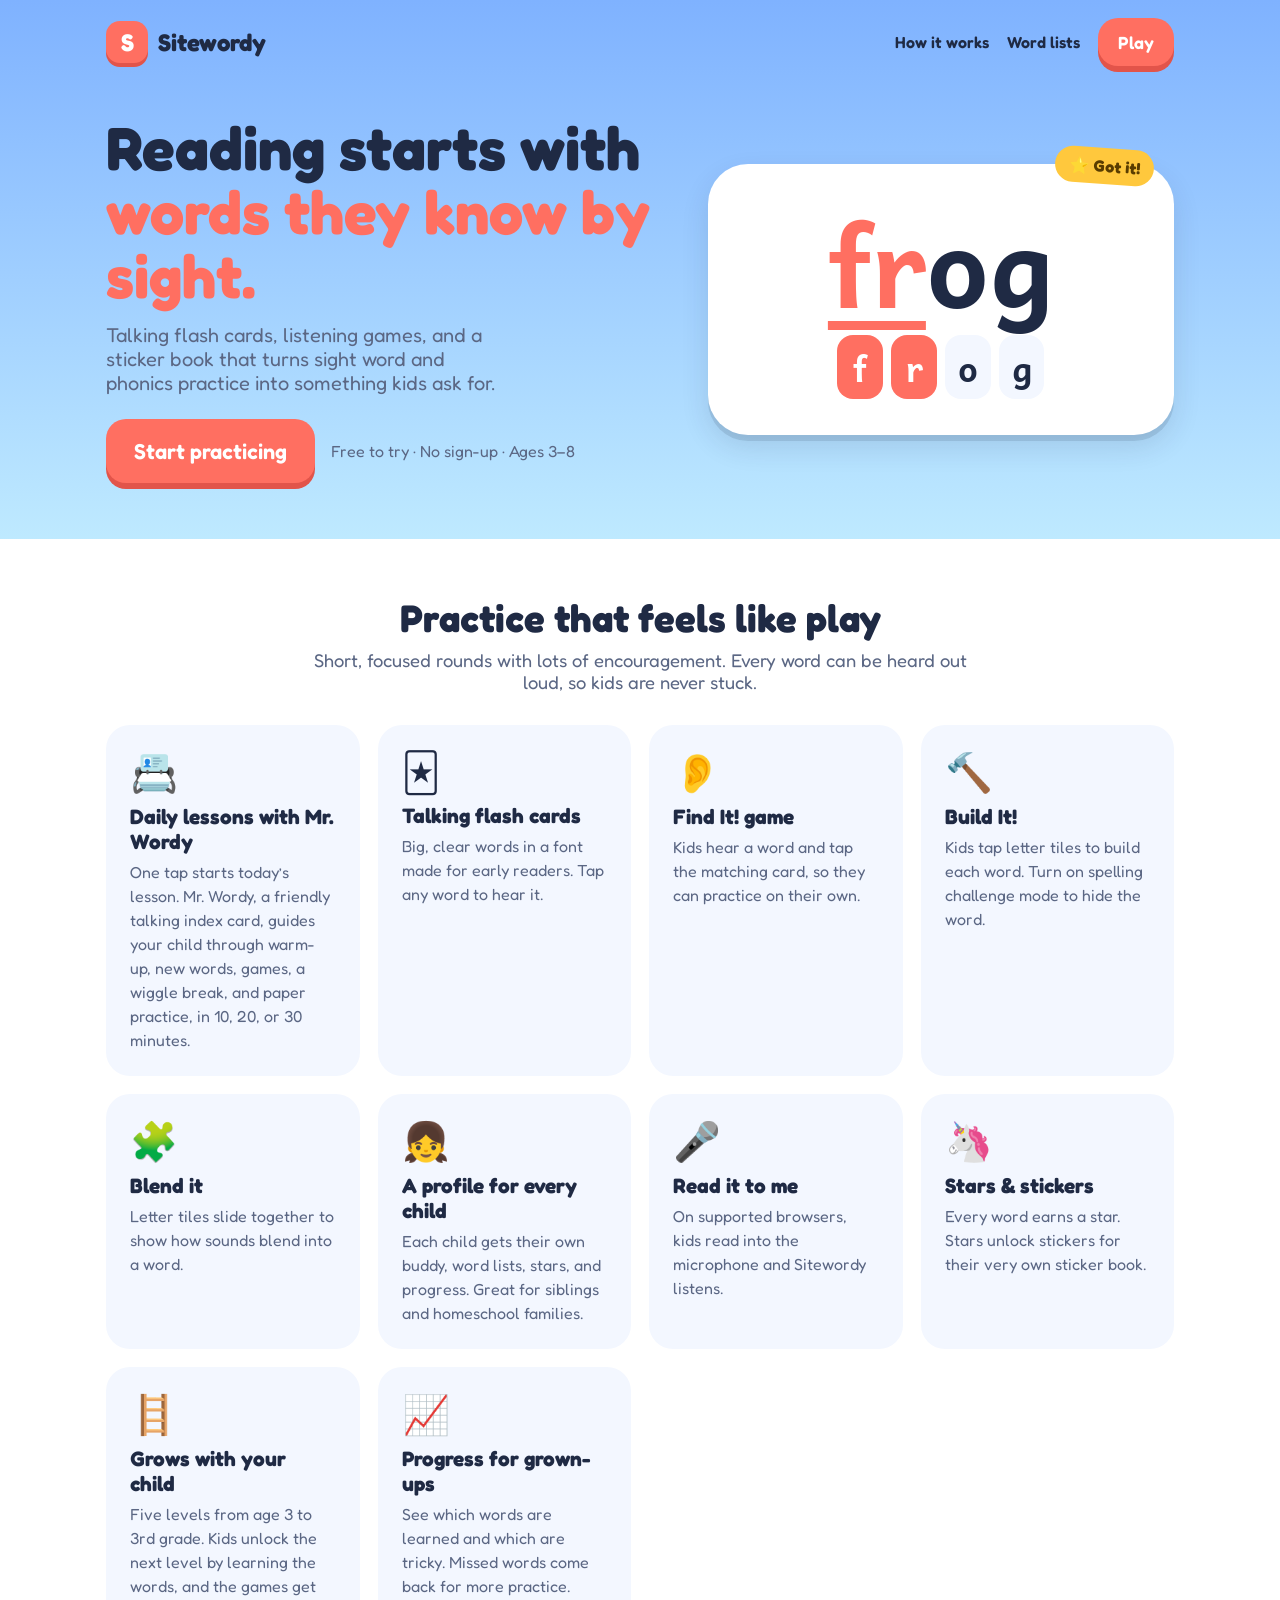
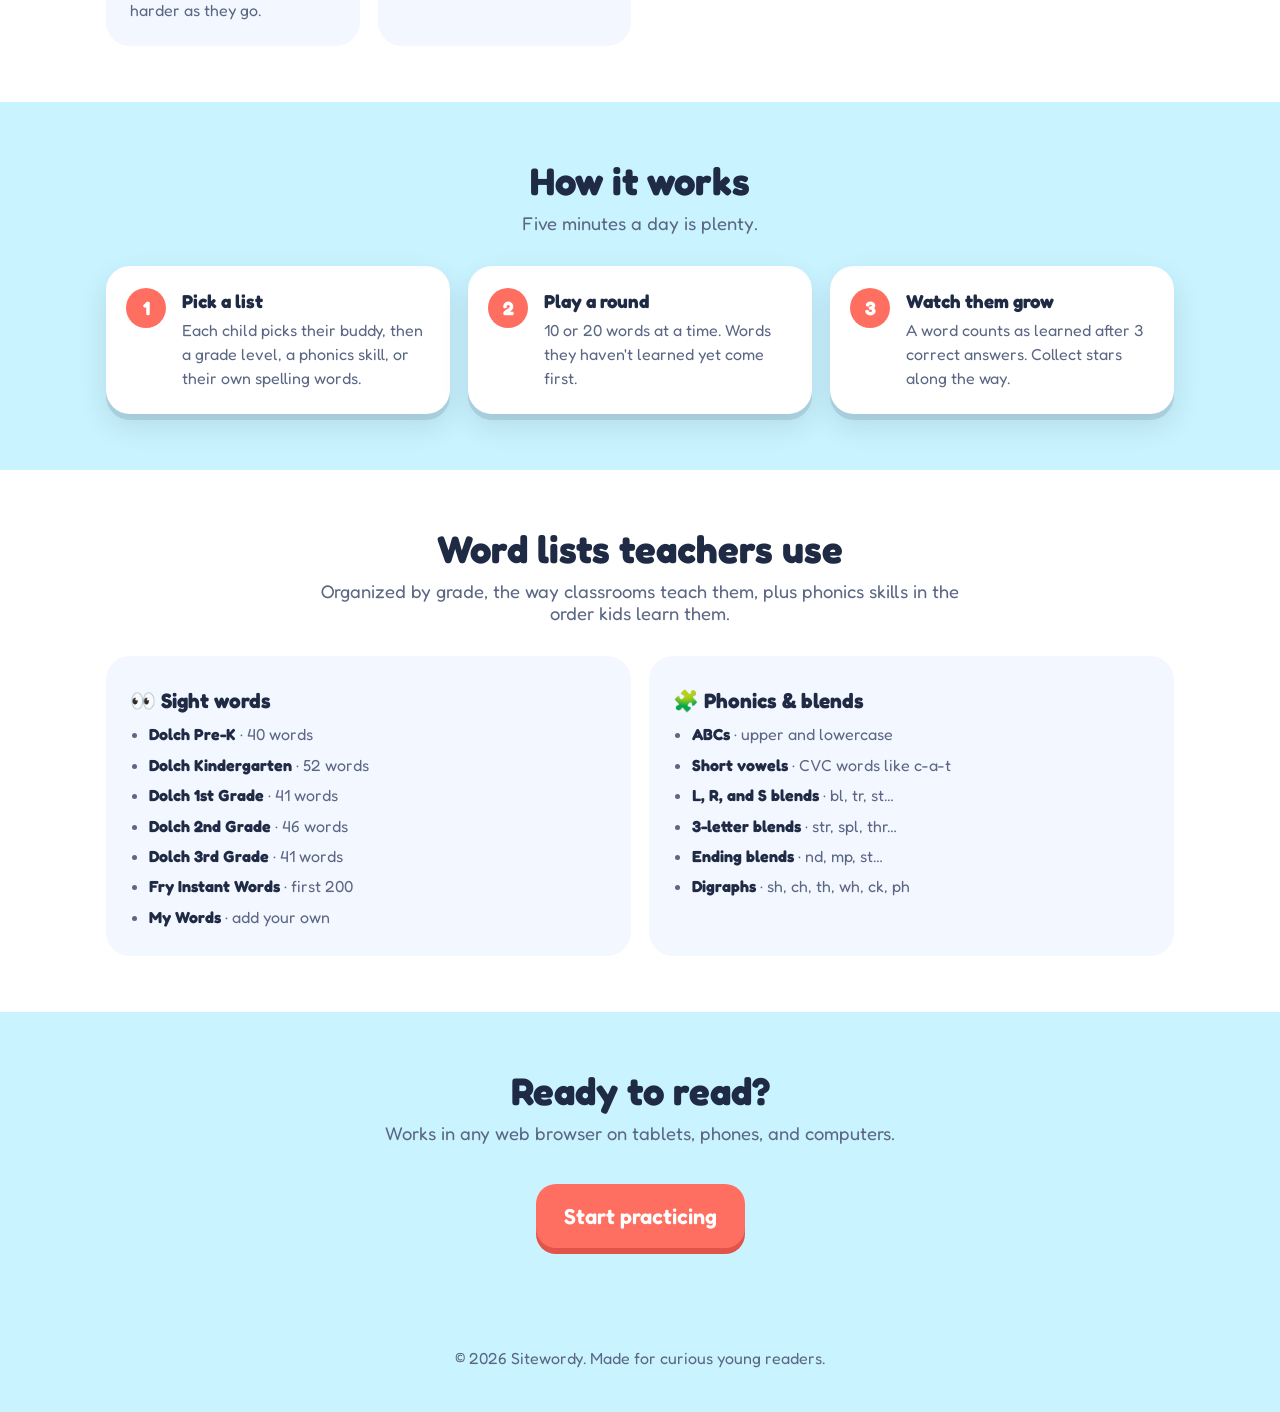
<file: index.html>
<!DOCTYPE html>
<html lang="en" data-theme="sky">
<head>
    <meta charset="UTF-8">
    <meta name="viewport" content="width=device-width, initial-scale=1.0">
    <meta name="theme-color" content="#4f8fe6">
    <title>Sitewordy · Sight words and phonics practice for kids</title>
    <meta name="description" content="Sitewordy helps children ages 3–8 learn sight words, letters, and blends with talking flash cards, listening games, and a sticker book that makes practice fun.">
    <link rel="icon" href="icon.svg" type="image/svg+xml">
    <link rel="manifest" href="manifest.json">
    <link rel="preconnect" href="https://fonts.googleapis.com">
    <link rel="preconnect" href="https://fonts.gstatic.com" crossorigin>
    <link href="https://fonts.googleapis.com/css2?family=Andika:wght@400;700&family=Fredoka:wght@400;500;600;700&display=swap" rel="stylesheet">
    <link rel="stylesheet" href="styles.css">
</head>
<body>
    <header class="site-header">
        <a href="index.html" class="brand"><span class="brand-mark" aria-hidden="true">S</span>Sitewordy</a>
        <nav aria-label="Main">
            <a href="#how">How it works</a>
            <a href="#lists">Word lists</a>
            <a href="game.html" class="big-btn brand" style="min-height:48px;padding:8px 20px;font-size:1.1rem">Play</a>
        </nav>
    </header>

    <main>
        <section class="hero">
            <div>
                <h1>Reading starts with <em>words they know by sight.</em></h1>
                <p>Talking flash cards, listening games, and a sticker book that turns sight word and phonics practice into something kids ask for.</p>
                <div class="hero-actions">
                    <a href="game.html" class="big-btn brand">Start practicing</a>
                    <span class="muted">Free to try · No sign-up · Ages 3–8</span>
                </div>
            </div>
            <div class="hero-card" aria-hidden="true">
                <span class="hero-badge">⭐ Got it!</span>
                <div class="word-text"><mark>fr</mark>og</div>
                <div class="hero-tiles">
                    <span class="tile focus">f</span><span class="tile focus">r</span><span class="tile">o</span><span class="tile">g</span>
                </div>
            </div>
        </section>

        <div class="band">
            <section class="section" aria-labelledby="features-title">
                <h2 id="features-title">Practice that feels like play</h2>
                <p class="lead">Short, focused rounds with lots of encouragement. Every word can be heard out loud, so kids are never stuck.</p>
                <div class="feature-grid">
                    <div class="feature">
                        <div class="f-emoji" aria-hidden="true">📇</div>
                        <h3>Daily lessons with Mr. Wordy</h3>
                        <p>One tap starts today’s lesson. Mr. Wordy, a friendly talking index card, guides your child through warm-up, new words, games, a wiggle break, and paper practice, in 10, 20, or 30 minutes.</p>
                    </div>
                    <div class="feature">
                        <div class="f-emoji" aria-hidden="true">🃏</div>
                        <h3>Talking flash cards</h3>
                        <p>Big, clear words in a font made for early readers. Tap any word to hear it.</p>
                    </div>
                    <div class="feature">
                        <div class="f-emoji" aria-hidden="true">👂</div>
                        <h3>Find It! game</h3>
                        <p>Kids hear a word and tap the matching card, so they can practice on their own.</p>
                    </div>
                    <div class="feature">
                        <div class="f-emoji" aria-hidden="true">🔨</div>
                        <h3>Build It!</h3>
                        <p>Kids tap letter tiles to build each word. Turn on spelling challenge mode to hide the word.</p>
                    </div>
                    <div class="feature">
                        <div class="f-emoji" aria-hidden="true">🧩</div>
                        <h3>Blend it</h3>
                        <p>Letter tiles slide together to show how sounds blend into a word.</p>
                    </div>
                    <div class="feature">
                        <div class="f-emoji" aria-hidden="true">👧</div>
                        <h3>A profile for every child</h3>
                        <p>Each child gets their own buddy, word lists, stars, and progress. Great for siblings and homeschool families.</p>
                    </div>
                    <div class="feature">
                        <div class="f-emoji" aria-hidden="true">🎤</div>
                        <h3>Read it to me</h3>
                        <p>On supported browsers, kids read into the microphone and Sitewordy listens.</p>
                    </div>
                    <div class="feature">
                        <div class="f-emoji" aria-hidden="true">🦄</div>
                        <h3>Stars &amp; stickers</h3>
                        <p>Every word earns a star. Stars unlock stickers for their very own sticker book.</p>
                    </div>
                    <div class="feature">
                        <div class="f-emoji" aria-hidden="true">🪜</div>
                        <h3>Grows with your child</h3>
                        <p>Five levels from age 3 to 3rd grade. Kids unlock the next level by learning the words, and the games get harder as they go.</p>
                    </div>
                    <div class="feature">
                        <div class="f-emoji" aria-hidden="true">📈</div>
                        <h3>Progress for grown-ups</h3>
                        <p>See which words are learned and which are tricky. Missed words come back for more practice.</p>
                    </div>
                </div>
            </section>
        </div>

        <section class="section" id="how" aria-labelledby="how-title">
            <h2 id="how-title">How it works</h2>
            <p class="lead">Five minutes a day is plenty.</p>
            <div class="steps">
                <div class="step">
                    <h3>Pick a list</h3>
                    <p>Each child picks their buddy, then a grade level, a phonics skill, or their own spelling words.</p>
                </div>
                <div class="step">
                    <h3>Play a round</h3>
                    <p>10 or 20 words at a time. Words they haven't learned yet come first.</p>
                </div>
                <div class="step">
                    <h3>Watch them grow</h3>
                    <p>A word counts as learned after 3 correct answers. Collect stars along the way.</p>
                </div>
            </div>
        </section>

        <div class="band">
            <section class="section" id="lists" aria-labelledby="lists-title">
                <h2 id="lists-title">Word lists teachers use</h2>
                <p class="lead">Organized by grade, the way classrooms teach them, plus phonics skills in the order kids learn them.</p>
                <div class="lists-cols">
                    <div class="feature">
                        <h3>👀 Sight words</h3>
                        <ul>
                            <li><strong>Dolch Pre-K</strong> · 40 words</li>
                            <li><strong>Dolch Kindergarten</strong> · 52 words</li>
                            <li><strong>Dolch 1st Grade</strong> · 41 words</li>
                            <li><strong>Dolch 2nd Grade</strong> · 46 words</li>
                            <li><strong>Dolch 3rd Grade</strong> · 41 words</li>
                            <li><strong>Fry Instant Words</strong> · first 200</li>
                            <li><strong>My Words</strong> · add your own</li>
                        </ul>
                    </div>
                    <div class="feature">
                        <h3>🧩 Phonics &amp; blends</h3>
                        <ul>
                            <li><strong>ABCs</strong> · upper and lowercase</li>
                            <li><strong>Short vowels</strong> · CVC words like c-a-t</li>
                            <li><strong>L, R, and S blends</strong> · bl, tr, st…</li>
                            <li><strong>3-letter blends</strong> · str, spl, thr…</li>
                            <li><strong>Ending blends</strong> · nd, mp, st…</li>
                            <li><strong>Digraphs</strong> · sh, ch, th, wh, ck, ph</li>
                        </ul>
                    </div>
                </div>
            </section>
        </div>

        <section class="section cta" aria-labelledby="cta-title">
            <h2 id="cta-title">Ready to read?</h2>
            <p class="lead">Works in any web browser on tablets, phones, and computers.</p>
            <a href="game.html" class="big-btn brand">Start practicing</a>
        </section>
    </main>

    <footer class="site-footer">
        <p>&copy; <span id="year">2026</span> Sitewordy. Made for curious young readers.</p>
    </footer>
    <script>document.getElementById('year').textContent = new Date().getFullYear();</script>
</body>
</html>
</file>
<file: styles.css>
/* ================= Theme tokens ================= */
:root,
[data-theme="sky"] {
    --bg-top: #7fb2ff;
    --bg-bottom: #c9f3ff;
    --surface: #ffffff;
    --surface-soft: #f3f7ff;
    --text: #1f2a44;
    --muted: #5b6784;
    --brand: #ff6f61;
    --brand-dark: #e2544a;
    --accent: #4f8fe6;
    --good: #2fb36d;
    --good-dark: #23915a;
    --again: #ffb74d;
    --again-dark: #f09a1c;
    --focus-mark: #ff6f61;
    --shadow: 0 6px 0 rgba(31, 42, 68, 0.12), 0 12px 28px rgba(31, 42, 68, 0.12);
    --radius: 24px;
    color-scheme: light;
}

[data-theme="sunny"] {
    --bg-top: #ffd76e;
    --bg-bottom: #fff4d1;
    --accent: #f08a24;
    --focus-mark: #e0533d;
}

[data-theme="night"] {
    --bg-top: #1b2140;
    --bg-bottom: #2d3561;
    --surface: #2a3157;
    --surface-soft: #343c68;
    --text: #f4f6ff;
    --muted: #b7bfdc;
    --accent: #8fb4ff;
    --focus-mark: #ff9a8f;
    --shadow: 0 6px 0 rgba(0, 0, 0, 0.25), 0 12px 28px rgba(0, 0, 0, 0.3);
    color-scheme: dark;
}

/* ================= Base ================= */
*,
*::before,
*::after { box-sizing: border-box; }

[hidden] { display: none !important; }

html { -webkit-text-size-adjust: 100%; background: var(--bg-bottom); }

body {
    margin: 0;
    min-height: 100vh;
    font-family: 'Fredoka', 'Trebuchet MS', system-ui, sans-serif;
    color: var(--text);
    background: linear-gradient(180deg, var(--bg-top), var(--bg-bottom) 70vh) no-repeat, var(--bg-bottom);
    -webkit-tap-highlight-color: transparent;
}

button { font: inherit; color: inherit; cursor: pointer; }
button:disabled { cursor: default; }

:focus-visible { outline: 4px solid var(--accent); outline-offset: 3px; }

.muted { color: var(--muted); }

.visually-hidden {
    position: absolute; width: 1px; height: 1px; overflow: hidden;
    clip: rect(0 0 0 0); white-space: nowrap;
}

/* Early-reader font: single-story "a" and "g" like kids learn to write. */
.word-text, .choice, .word-chip, .tile, .reader-font {
    font-family: 'Andika', 'Comic Sans MS', system-ui, sans-serif;
}

/* ================= Shared pieces ================= */
.brand {
    display: inline-flex; align-items: center; gap: 10px;
    font-weight: 700; font-size: 1.5rem; color: var(--text); text-decoration: none;
}

.brand-mark {
    display: grid; place-items: center;
    width: 42px; height: 42px; border-radius: 14px;
    background: var(--brand); color: #fff; font-size: 1.5rem;
    box-shadow: 0 4px 0 var(--brand-dark);
}

.chip-btn {
    display: inline-flex; align-items: center; gap: 6px;
    border: 0; border-radius: 999px; padding: 8px 16px;
    background: var(--surface); box-shadow: 0 3px 0 rgba(0, 0, 0, 0.12);
    font-weight: 600;
}

.icon-btn {
    display: grid; place-items: center;
    width: 48px; height: 48px; border: 0; border-radius: 50%;
    background: var(--surface); box-shadow: 0 3px 0 rgba(0, 0, 0, 0.12);
    font-size: 1.3rem; font-weight: 700;
}

.big-btn {
    display: inline-flex; align-items: center; justify-content: center; gap: 10px;
    min-height: 64px; padding: 12px 28px; border: 0; border-radius: 20px;
    font-size: 1.35rem; font-weight: 600; color: #fff;
    transition: transform 0.1s ease, box-shadow 0.1s ease;
}
.big-btn:active:not(:disabled) { transform: translateY(4px); }
.big-btn:disabled { opacity: 0.55; }
.big-btn.gotit { background: var(--good); box-shadow: 0 6px 0 var(--good-dark); }
.big-btn.gotit:active:not(:disabled) { box-shadow: 0 2px 0 var(--good-dark); }
.big-btn.again { background: var(--again); box-shadow: 0 6px 0 var(--again-dark); color: #4a2b00; }
.big-btn.again:active:not(:disabled) { box-shadow: 0 2px 0 var(--again-dark); }
.big-btn.brand { background: var(--brand); box-shadow: 0 6px 0 var(--brand-dark); text-decoration: none; }

.small-btn {
    border: 0; border-radius: 14px; padding: 10px 18px;
    background: var(--accent); color: #fff; font-weight: 600;
}

.link-btn {
    border: 0; background: none; padding: 10px;
    color: var(--muted); font-weight: 600; text-decoration: underline;
}
.link-btn.danger { color: #d94141; }

/* ================= App: home ================= */
.topbar {
    display: flex; align-items: center; justify-content: space-between; gap: 12px;
    max-width: 1100px; margin: 0 auto; padding: 16px;
}
.topbar-actions { display: flex; gap: 8px; }

.home-main { max-width: 1100px; margin: 0 auto; padding: 0 16px 48px; }

.home-title {
    margin: 8px 0 20px; text-align: center;
    font-size: clamp(1.7rem, 5vw, 2.6rem); font-weight: 700;
}

.group-title { margin: 28px 0 12px; font-size: 1.4rem; font-weight: 600; }

.list-grid {
    display: grid; gap: 14px;
    grid-template-columns: repeat(auto-fill, minmax(160px, 1fr));
}

.list-tile {
    --tile: var(--accent);
    position: relative;
    display: flex; flex-direction: column; align-items: flex-start; gap: 4px;
    padding: 16px; border: 0; border-radius: var(--radius);
    background: var(--surface); box-shadow: var(--shadow);
    border-top: 8px solid var(--tile);
    text-align: left;
    transition: transform 0.15s ease;
}
.list-tile:hover { transform: translateY(-3px); }
.list-tile:active { transform: translateY(2px); }
.tile-emoji { font-size: 2.2rem; line-height: 1; margin-bottom: 4px; }
.tile-title { font-size: 1.25rem; font-weight: 700; }
.tile-sub { font-size: 0.9rem; color: var(--muted); }
.tile-count { font-size: 0.85rem; color: var(--muted); font-weight: 500; }

.tile-meter {
    display: block; width: 100%; height: 10px; margin-top: 8px;
    border-radius: 999px; background: var(--surface-soft); overflow: hidden;
}
.tile-meter > span {
    display: block; height: 100%; border-radius: inherit;
    background: var(--tile, var(--accent)); transition: width 0.4s ease;
}

/* ================= App: play ================= */
.play-bar {
    display: flex; align-items: center; gap: 14px;
    max-width: 900px; margin: 0 auto; padding: 16px;
}

.progress-track {
    flex: 1; height: 18px; border-radius: 999px;
    background: rgba(255, 255, 255, 0.55); overflow: hidden;
}
.progress-fill {
    height: 100%; width: 0; border-radius: inherit;
    background: var(--good); transition: width 0.4s ease;
}

.round-stars {
    min-width: 72px; padding: 8px 14px; border-radius: 999px;
    background: var(--surface); font-weight: 700; text-align: center;
}

.play-main { max-width: 760px; margin: 0 auto; padding: 8px 16px 40px; }
.mode-view { display: flex; flex-direction: column; align-items: center; gap: 18px; }

.timer-track {
    width: min(420px, 100%); height: 10px; border-radius: 999px;
    background: rgba(255, 255, 255, 0.55); overflow: hidden;
}
.timer-fill { height: 100%; width: 100%; background: var(--again); border-radius: inherit; }

.word-card {
    position: relative;
    display: flex; flex-direction: column; align-items: center; justify-content: center;
    width: 100%; min-height: min(46vh, 340px); padding: 32px 16px 48px;
    border: 0; border-radius: 36px;
    background: var(--surface); box-shadow: var(--shadow);
}
.word-card.enter { animation: card-in 0.35s ease-out; }
.word-card.pop { animation: pop 0.45s ease; }
.word-card.nudge { animation: nudge 0.4s ease; }

.word-text {
    font-size: clamp(4rem, 17vw, 8.5rem); font-weight: 700; line-height: 1.1;
    color: var(--text); word-break: break-word;
}
.word-text mark, .choice mark, .word-chip mark {
    background: none; color: var(--focus-mark);
    text-decoration: underline; text-decoration-thickness: 0.08em; text-underline-offset: 0.12em;
}
.word-card.is-letter .word-text { font-size: clamp(5rem, 22vw, 10rem); }
.lower { margin-left: 0.08em; color: var(--accent); }

.card-hint {
    position: absolute; bottom: 16px;
    font-size: 0.95rem; color: var(--muted);
}

/* Blend it: sound tiles slide together */
.tiles { display: flex; gap: 22px; transition: gap 0.6s ease; }
.tiles.joined { gap: 2px; }
.tile {
    display: grid; place-items: center;
    min-width: 1.3em; padding: 0.1em 0.2em; border-radius: 16px;
    background: var(--surface-soft); color: var(--text);
    font-size: clamp(2.8rem, 12vw, 5.5rem); font-weight: 700;
    animation: tile-in 0.4s ease backwards;
}
.tile:nth-child(2) { animation-delay: 0.1s; }
.tile:nth-child(3) { animation-delay: 0.2s; }
.tile:nth-child(4) { animation-delay: 0.3s; }
.tile:nth-child(5) { animation-delay: 0.4s; }
.tile:nth-child(6) { animation-delay: 0.5s; }
.tile.focus { background: var(--focus-mark); color: #fff; }

.helper-row { display: flex; flex-wrap: wrap; justify-content: center; gap: 10px; }
.helper-btn {
    display: inline-flex; align-items: center; gap: 8px;
    min-height: 52px; padding: 10px 20px; border: 0; border-radius: 999px;
    background: var(--surface); box-shadow: 0 4px 0 rgba(0, 0, 0, 0.12);
    font-size: 1.1rem; font-weight: 600;
}
.helper-btn:active { transform: translateY(2px); }
.helper-btn.mic.listening { background: #ff5252; color: #fff; animation: pulse 1.2s ease infinite; }

.feedback { min-height: 1.6em; margin: 0; font-size: 1.3rem; font-weight: 600; text-align: center; }

.answer-row { display: grid; grid-template-columns: 1fr 1fr; gap: 14px; width: 100%; }

/* Find it */
.find-prompt { display: flex; align-items: center; gap: 14px; font-size: 1.4rem; font-weight: 600; }
.find-prompt p { margin: 0; }
.speaker-btn {
    width: 84px; height: 84px; border: 0; border-radius: 50%;
    background: var(--accent); color: #fff; font-size: 2.4rem;
    box-shadow: 0 6px 0 rgba(0, 0, 0, 0.18);
}
.speaker-btn:active { transform: translateY(3px); }

.choices { display: grid; gap: 14px; width: 100%; grid-template-columns: repeat(auto-fit, minmax(180px, 1fr)); }
.choices.four { grid-template-columns: 1fr 1fr; }
.choice {
    min-height: 150px; padding: 16px; border: 4px solid transparent; border-radius: 28px;
    background: var(--surface); box-shadow: var(--shadow);
    font-size: clamp(2.6rem, 9vw, 3.8rem); font-weight: 700;
    transition: transform 0.15s ease, opacity 0.3s ease;
}
.choice:hover:not(:disabled) { transform: translateY(-3px); }
.choice.is-letter { font-size: clamp(3rem, 12vw, 4.8rem); }
.choice.right { border-color: var(--good); background: #e5f8ee; color: #1f2a44; animation: pop 0.45s ease; }
.choice.wrong { opacity: 0.4; animation: nudge 0.4s ease; }

/* Mr. Wordy and Today's Lesson */
.wordy { display: block; padding: 0; border: 0; background: none; cursor: pointer; }
.wordy svg { display: block; width: 100%; height: auto; overflow: visible; }
.wordy.bounce { animation: wordy-bounce 0.6s ease; }
.wordy:not(.bounce) svg { animation: wordy-bob 3s ease-in-out infinite; }

.bubble {
    position: relative; margin: 0; padding: 18px 22px; border-radius: 26px;
    background: var(--surface); box-shadow: var(--shadow);
    font-size: 1.35rem; font-weight: 600; line-height: 1.35; color: var(--text);
}
.bubble::before {
    content: ''; position: absolute; left: -12px; top: 30px;
    border: 12px solid transparent; border-left: 0; border-right-color: var(--surface);
}

.lesson-hero {
    display: grid; grid-template-columns: 210px 1fr; align-items: center; gap: 22px;
    margin: 4px 0 8px; padding: 20px 24px; border-radius: 36px;
    background: rgba(255, 255, 255, 0.4);
}
.lesson-hero-body { display: grid; gap: 14px; justify-items: start; }
.lesson-hero .bubble { font-size: clamp(1.3rem, 3vw, 1.7rem); }
.lesson-btn { font-size: 1.5rem; min-height: 72px; padding: 14px 32px; }
.lesson-meta { margin: 0; font-weight: 500; }
.practice-title { margin-top: 32px; }

.lesson-stops {
    flex: 1; display: flex; justify-content: center; gap: 8px; margin: 0; padding: 0; list-style: none;
}
.lesson-stops li {
    display: grid; place-items: center; width: 44px; height: 44px; border-radius: 50%;
    background: rgba(255, 255, 255, 0.45); font-size: 1.3rem; opacity: 0.6;
}
.lesson-stops li.done { background: var(--good); opacity: 1; }
.lesson-stops li.current { background: var(--surface); opacity: 1; box-shadow: 0 0 0 4px var(--accent); transform: scale(1.12); }

.wordy-main {
    display: flex; flex-direction: column; align-items: center; gap: 22px;
    max-width: 760px; margin: 0 auto; padding: 8px 16px 40px;
}
.wordy-talk { display: grid; grid-template-columns: 210px 1fr; align-items: center; gap: 20px; width: 100%; }
.wordy-content { display: flex; flex-direction: column; align-items: center; gap: 14px; width: 100%; }
.wordy-content:empty { display: none; }
.wordy-actions { display: flex; flex-wrap: wrap; justify-content: center; align-items: center; gap: 14px; }
.wordy-actions .big-btn { min-width: 220px; }

.meet-card {
    display: grid; place-items: center; width: 100%; min-height: 220px; padding: 24px;
    border: 0; border-radius: 36px; background: var(--surface); box-shadow: var(--shadow);
    animation: card-in 0.35s ease-out;
}
.meet-card .word-text { font-size: clamp(4rem, 15vw, 7.5rem); }
.lesson-chips .word-chip { font-size: 2rem; padding: 10px 22px; background: var(--surface); box-shadow: 0 4px 0 rgba(0, 0, 0, 0.1); }
.lesson-summary { display: grid; gap: 12px; justify-items: center; width: 100%; }
.lesson-stars { margin: 0; font-size: 1.4rem; font-weight: 700; }

.wordy-done { width: 150px; margin: -10px auto 4px; }

@keyframes wordy-bob { 50% { transform: translateY(-5px); } }
@keyframes wordy-bounce {
    0% { transform: scale(0.85) translateY(10px); opacity: 0; }
    60% { transform: scale(1.05) translateY(-6px); opacity: 1; }
}

/* Learning path */
.stage {
    margin: 22px 0; padding: 18px; border-radius: 30px;
    background: rgba(255, 255, 255, 0.28);
    scroll-margin-top: 12px;
}
.stage.current { background: rgba(255, 255, 255, 0.5); box-shadow: inset 0 0 0 4px var(--accent); }
.stage-head { display: flex; align-items: center; gap: 14px; flex-wrap: wrap; margin-bottom: 14px; }
.stage-badge {
    display: grid; place-items: center; width: 56px; height: 56px; border-radius: 18px;
    background: var(--surface); box-shadow: 0 3px 0 rgba(0, 0, 0, 0.1); font-size: 1.9rem;
}
.stage-text { flex: 1; min-width: 0; }
.stage-title { margin: 0; font-size: 1.35rem; }
.stage-sub { margin: 2px 0 0; color: var(--muted); font-weight: 500; }
.stage-here {
    padding: 6px 14px; border-radius: 999px;
    background: var(--accent); color: #fff; font-weight: 600;
}
.stage.locked .stage-head { margin-bottom: 0; }
.stage.locked .stage-badge { background: var(--surface-soft); box-shadow: none; }
.stage.locked .stage-title { color: var(--muted); }
.stage-lock { margin: 12px 0; font-weight: 600; }
.list-tile.locked { opacity: 0.55; filter: grayscale(0.6); box-shadow: none; }
.list-tile.locked:hover { transform: none; }
.list-tile.next-up { box-shadow: 0 0 0 4px var(--good), var(--shadow); }
.next-badge {
    position: absolute; top: -12px; right: 12px;
    padding: 4px 10px; border-radius: 999px;
    background: var(--good); color: #fff; font-size: 0.85rem; font-weight: 700;
    animation: pop 1.6s ease infinite;
}

.level-up {
    display: flex; align-items: center; justify-content: center; gap: 14px;
    margin: 14px auto; padding: 14px 18px; border-radius: 22px;
    background: linear-gradient(135deg, #ffe082, #ffb74d); color: #4a2b00; text-align: left;
    animation: pop 0.6s ease 0.4s backwards;
}
.level-up strong { display: block; font-size: 1.4rem; }
.level-up-emoji { font-size: 2.8rem; }
.field-note { margin: 6px 0 0; font-size: 0.9rem; }

/* Build it */
.build-model { display: flex; align-items: center; justify-content: center; gap: 16px; min-height: 96px; flex-wrap: wrap; }
.build-word { font-size: clamp(2.8rem, 10vw, 4.5rem); }
.build-hidden { font-size: 1.4rem; font-weight: 600; }

.slots { display: flex; flex-wrap: wrap; justify-content: center; gap: 10px; transition: gap 0.5s ease; }
.slots.joined { gap: 3px; }
.slot {
    display: grid; place-items: center;
    min-width: 72px; height: 88px; padding: 0 10px; border: 4px dashed rgba(31, 42, 68, 0.25); border-radius: 18px;
    background: rgba(255, 255, 255, 0.5);
    font-family: 'Andika', 'Comic Sans MS', system-ui, sans-serif; font-size: 3rem; font-weight: 700; color: var(--text);
}
.slot.filled { border-style: solid; border-color: var(--accent); background: var(--surface); animation: pop 0.25s ease; }
.slot.right { border-color: var(--good); background: #e5f8ee; color: #1f2a44; }
.slot.wrong { border-color: #ef5350; background: #ffe5e3; color: #1f2a44; animation: nudge 0.4s ease; }

.tray {
    display: flex; flex-wrap: wrap; justify-content: center; gap: 12px;
    width: 100%; padding: 18px; border-radius: 28px; background: rgba(255, 255, 255, 0.35);
}
.build-tile {
    min-width: 72px; height: 80px; border: 0; font-size: 2.6rem;
    background: var(--surface); box-shadow: 0 5px 0 rgba(0, 0, 0, 0.14);
    animation: none; transition: transform 0.1s ease, opacity 0.2s ease;
}
.build-tile:active:not(:disabled) { transform: translateY(3px); box-shadow: 0 2px 0 rgba(0, 0, 0, 0.14); }
.build-tile.used { opacity: 0.2; box-shadow: none; }

/* Readers (profiles) */
.profile-grid {
    display: grid; gap: 18px; max-width: 760px; margin: 12px auto 0;
    grid-template-columns: repeat(auto-fill, minmax(170px, 1fr));
}
.profile-card {
    --tile: var(--accent);
    display: flex; flex-direction: column; align-items: center; gap: 8px;
    padding: 24px 16px; border: 0; border-radius: var(--radius);
    background: var(--surface); box-shadow: var(--shadow);
    transition: transform 0.15s ease;
}
.profile-card:hover { transform: translateY(-4px); }
.profile-avatar {
    display: grid; place-items: center; width: 96px; height: 96px; border-radius: 50%;
    background: var(--tile); font-size: 3.4rem; color: #fff; font-weight: 700;
}
.profile-name { font-size: 1.4rem; font-weight: 700; }
.profile-stars { color: var(--muted); font-weight: 600; }
.profile-card.add { background: rgba(255, 255, 255, 0.45); box-shadow: none; border: 3px dashed rgba(31, 42, 68, 0.25); }
.profile-card.add .profile-avatar { background: rgba(31, 42, 68, 0.12); color: var(--text); }

.reader-chip { padding: 4px 14px 4px 4px; }
.reader-avatar {
    display: inline-grid; place-items: center; width: 34px; height: 34px; border-radius: 50%;
    background: var(--surface-soft); font-size: 1.3rem;
}

.field-label { display: block; margin: 12px 0 6px; font-weight: 600; }
.text-input {
    width: 100%; padding: 12px 14px; border: 2px solid var(--surface-soft); border-radius: 14px;
    background: var(--surface); color: var(--text); font: inherit; font-size: 1.2rem;
}
.avatar-picker { margin: 0; padding: 0; border: 0; }
.avatar-grid { display: grid; grid-template-columns: repeat(6, 1fr); gap: 8px; }
.avatar-option { position: relative; cursor: pointer; }
.avatar-option input { position: absolute; opacity: 0; }
.avatar-option span {
    display: grid; place-items: center; aspect-ratio: 1; border-radius: 50%;
    background: var(--surface-soft); font-size: 1.9rem; border: 4px solid transparent;
}
.avatar-option input:checked + span { background: var(--tile); border-color: var(--text); }
.avatar-option input:focus-visible + span { outline: 4px solid var(--accent); outline-offset: 2px; }
.wide-btn { width: 100%; margin-top: 20px; }
#profile-delete { display: block; margin: 8px auto 0; }

.reader-list { display: grid; gap: 8px; margin: 8px 0 12px; }
.reader-row {
    display: flex; align-items: center; gap: 12px;
    padding: 8px 12px; border-radius: 16px; background: var(--surface-soft); font-weight: 600;
}
.reader-row-name { flex: 1; }
.small-btn.ghost { background: var(--surface); color: var(--text); padding: 6px 14px; }
.setting small { display: block; font-size: 0.85rem; color: var(--muted); font-weight: 400; }

/* ================= App: done ================= */
.done-main { display: grid; place-items: center; min-height: 100vh; padding: 16px; }
.done-card {
    width: min(560px, 100%); padding: 32px 24px; border-radius: 36px;
    background: var(--surface); box-shadow: var(--shadow); text-align: center;
}
.done-card h1 { margin: 8px 0; font-size: 2.2rem; }
.done-summary { font-size: 1.15rem; color: var(--muted); }
.done-stars { font-size: 4.5rem; line-height: 1; letter-spacing: 6px; }
.done-stars span { color: #d8deea; display: inline-block; }
.done-stars span.on { color: #ffc83d; animation: star-in 0.5s ease backwards; animation-delay: calc(var(--i) * 0.2s); }
.done-actions { display: flex; flex-direction: column; gap: 12px; margin-top: 20px; }
.small-title { font-size: 1.1rem; margin: 18px 0 8px; }

.new-sticker {
    display: flex; align-items: center; justify-content: center; gap: 12px;
    margin: 12px auto; padding: 12px 16px; border-radius: 20px;
    background: #fff4cc; color: #6b4b00; font-weight: 600;
}
.sticker-big { font-size: 3rem; animation: pop 0.6s ease 0.6s backwards; }

.word-chips { display: flex; flex-wrap: wrap; justify-content: center; gap: 8px; }
.word-chip {
    display: inline-flex; align-items: center; gap: 6px;
    padding: 8px 16px; border: 0; border-radius: 999px;
    background: var(--surface-soft); font-size: 1.4rem; font-weight: 700;
}
.word-chips.editable { justify-content: flex-start; }
.word-chips.editable .word-chip { font-size: 1.1rem; padding: 6px 8px 6px 14px; }
.chip-remove {
    width: 28px; height: 28px; border: 0; border-radius: 50%;
    background: rgba(0, 0, 0, 0.08); font-size: 0.8rem;
}

/* ================= Dialogs ================= */
.sheet {
    width: min(480px, calc(100% - 32px)); max-height: calc(100vh - 32px);
    padding: 0; border: 0; border-radius: 32px;
    background: var(--surface); color: var(--text); box-shadow: 0 20px 60px rgba(0, 0, 0, 0.3);
}
.sheet.wide { width: min(640px, calc(100% - 32px)); }
.sheet::backdrop { background: rgba(20, 28, 50, 0.45); }
.sheet[open] { animation: sheet-in 0.25s ease-out; }
.sheet-inner { position: relative; padding: 28px 24px 24px; }
.sheet-close { position: absolute; top: 14px; right: 14px; background: var(--surface-soft); box-shadow: none; }
.sheet h2 { margin: 0 48px 16px 0; font-size: 1.6rem; }
.sheet h3 { margin: 24px 0 4px; font-size: 1.2rem; }
.sheet-eyebrow { margin: 0 0 4px; font-weight: 600; color: var(--muted); }

.mode-options { display: grid; gap: 12px; }
.mode-option {
    display: flex; align-items: center; gap: 16px;
    padding: 16px; border: 3px solid var(--surface-soft); border-radius: 22px;
    background: var(--surface-soft); text-align: left;
}
.mode-option:hover { border-color: var(--accent); }
.mode-option strong { display: block; font-size: 1.3rem; }
.mode-option small { display: block; color: var(--muted); font-size: 0.95rem; }
.mode-emoji { font-size: 2.6rem; }

.segmented { display: flex; gap: 8px; margin: 20px 0 0; padding: 0; border: 0; }
.segmented legend { margin-bottom: 8px; font-weight: 600; }
.segmented label { flex: 1; }
.segmented input { position: absolute; opacity: 0; }
.segmented span {
    display: block; padding: 10px; border-radius: 14px; text-align: center;
    background: var(--surface-soft); font-weight: 600; cursor: pointer;
}
.segmented input:checked + span { background: var(--accent); color: #fff; }
.segmented input:focus-visible + span { outline: 4px solid var(--accent); outline-offset: 2px; }

.sticker-grid { display: grid; grid-template-columns: repeat(auto-fill, minmax(64px, 1fr)); gap: 10px; }
.sticker {
    display: grid; place-items: center; aspect-ratio: 1;
    border-radius: 18px; background: var(--surface-soft); font-size: 2.2rem;
}
.sticker.locked { color: var(--muted); font-size: 1.4rem; font-weight: 700; opacity: 0.6; }

.settings { display: grid; gap: 10px; }
.setting {
    display: flex; align-items: center; justify-content: space-between; gap: 12px;
    padding: 12px 16px; border-radius: 16px; background: var(--surface-soft); font-weight: 500;
}
.setting select {
    padding: 8px 12px; border: 0; border-radius: 10px;
    background: var(--surface); color: var(--text); font: inherit;
}
.switch {
    appearance: none; position: relative; width: 52px; height: 30px; margin: 0;
    border-radius: 999px; background: #c5cbd9; cursor: pointer; transition: background 0.2s;
}
.switch::after {
    content: ''; position: absolute; top: 3px; left: 3px; width: 24px; height: 24px;
    border-radius: 50%; background: #fff; transition: transform 0.2s;
}
.switch:checked { background: var(--good); }
.switch:checked::after { transform: translateX(22px); }

.add-word { display: flex; gap: 8px; margin: 10px 0; }
.add-word input {
    flex: 1; min-width: 0; padding: 10px 14px; border: 2px solid var(--surface-soft); border-radius: 14px;
    background: var(--surface); color: var(--text); font: inherit; font-size: 1.1rem;
}

.progress-table { display: grid; gap: 10px; margin: 10px 0; }
.progress-row {
    display: grid; grid-template-columns: 9rem 1fr 3.5rem; align-items: center; gap: 10px;
    font-weight: 500;
}
.progress-row .tile-meter { margin: 0; }
.pr-count { text-align: right; color: var(--muted); }
.pr-tricky { grid-column: 1 / -1; margin-top: -4px; font-size: 0.85rem; color: var(--muted); }

/* ================= Toast + confetti ================= */
.toast {
    position: fixed; left: 50%; bottom: 24px; transform: translate(-50%, 120px);
    padding: 12px 20px; border-radius: 999px;
    background: #1f2a44; color: #fff; font-weight: 600;
    opacity: 0; visibility: hidden;
    transition: transform 0.3s ease, opacity 0.3s ease, visibility 0.3s; z-index: 20;
}
.toast.show { transform: translate(-50%, 0); opacity: 1; visibility: visible; }

.confetti-layer { position: fixed; inset: 0; pointer-events: none; overflow: hidden; z-index: 30; }
.confetti-piece {
    position: absolute; top: -20px; width: 10px; height: 16px; border-radius: 3px;
    animation: confetti-fall 2s ease-in forwards;
}

/* ================= Animations ================= */
@keyframes card-in { from { opacity: 0; transform: translateY(20px) scale(0.96); } }
@keyframes pop { 40% { transform: scale(1.07); } }
@keyframes nudge { 20%, 60% { transform: translateX(-10px); } 40%, 80% { transform: translateX(10px); } }
@keyframes tile-in { from { opacity: 0; transform: translateY(-24px); } }
@keyframes pulse { 50% { box-shadow: 0 0 0 10px rgba(255, 82, 82, 0.25); } }
@keyframes star-in { from { opacity: 0; transform: scale(0.2) rotate(-40deg); } }
@keyframes sheet-in { from { opacity: 0; transform: translateY(24px); } }
@keyframes confetti-fall {
    to { transform: translate(var(--drift), 105vh) rotate(var(--spin)); }
}

@media (prefers-reduced-motion: reduce) {
    *, *::before, *::after { animation-duration: 0.01ms !important; transition-duration: 0.01ms !important; }
}

/* ================= Small screens ================= */
@media (max-width: 520px) {
    .brand { font-size: 1.2rem; }
    .brand-mark { width: 36px; height: 36px; font-size: 1.25rem; }
    .chip-btn { padding: 8px 12px; }
    .list-grid { grid-template-columns: repeat(2, 1fr); gap: 10px; }
    .list-tile { padding: 12px; }
    .tile-emoji { font-size: 1.8rem; }
    .tile-title { font-size: 1.1rem; }
    .big-btn { font-size: 1.1rem; padding: 10px 14px; min-height: 58px; }
    .tiles { gap: 12px; }
    .choices { grid-template-columns: 1fr; }
    .choices.four { grid-template-columns: 1fr 1fr; }
    .choices.four .choice { font-size: 2.2rem; }
    .choice { min-height: 104px; }
    .progress-row { grid-template-columns: 7rem 1fr 3rem; font-size: 0.95rem; }
    .slot { min-width: 54px; height: 70px; font-size: 2.3rem; }
    .build-tile { min-width: 58px; height: 66px; font-size: 2.1rem; }
    .tray { gap: 8px; padding: 12px; }
    .profile-grid { grid-template-columns: repeat(2, 1fr); gap: 12px; }
    .lesson-hero { grid-template-columns: 1fr; justify-items: center; text-align: center; padding: 16px; }
    .lesson-hero .wordy-hero { width: 150px; }
    .lesson-hero-body { justify-items: center; }
    .lesson-btn { width: 100%; font-size: 1.3rem; }
    .bubble::before { left: 50%; top: -12px; transform: translateX(-50%); border: 12px solid transparent; border-top: 0; border-bottom-color: var(--surface); }
    .wordy-talk { grid-template-columns: 1fr; justify-items: center; text-align: center; gap: 14px; }
    .wordy-guide { width: 140px; }
    .bubble { font-size: 1.15rem; }
    .lesson-stops { gap: 4px; }
    .lesson-stops li { width: 34px; height: 34px; font-size: 1rem; }
    .meet-card { min-height: 170px; }
    .profile-avatar { width: 76px; height: 76px; font-size: 2.6rem; }
    .reader-chip #reader-name { display: none; }
    .reader-chip { padding: 4px; }
}

/* ================= Landing page ================= */
.site-header {
    display: flex; align-items: center; justify-content: space-between; gap: 12px;
    max-width: 1100px; margin: 0 auto; padding: 18px 16px;
}
.site-header nav { display: flex; align-items: center; gap: 18px; }
.site-header nav a:not(.big-btn) { color: var(--text); font-weight: 600; text-decoration: none; }

.hero {
    display: grid; grid-template-columns: 1.1fr 0.9fr; align-items: center; gap: 32px;
    max-width: 1100px; margin: 0 auto; padding: 32px 16px 56px;
}
.hero h1 { margin: 0 0 16px; font-size: clamp(2.3rem, 6vw, 3.8rem); line-height: 1.05; }
.hero h1 em { font-style: normal; color: var(--brand); }
.hero p { margin: 0 0 24px; font-size: 1.25rem; color: var(--muted); max-width: 34ch; }
.hero-actions { display: flex; flex-wrap: wrap; align-items: center; gap: 16px; }

.hero-card {
    position: relative; padding: 36px 24px; border-radius: 40px;
    background: var(--surface); box-shadow: var(--shadow); text-align: center;
}
.hero-card .word-text { font-size: clamp(4rem, 12vw, 7rem); }
.hero-card .hero-tiles { display: flex; justify-content: center; gap: 8px; margin-top: 12px; }
.hero-card .tile { font-size: 2.2rem; }
.hero-badge {
    position: absolute; top: -16px; right: 20px;
    padding: 8px 14px; border-radius: 999px;
    background: #ffc83d; color: #5a3d00; font-weight: 700; transform: rotate(4deg);
}

.band { background: var(--surface); }
.section { max-width: 1100px; margin: 0 auto; padding: 56px 16px; }
.section h2 { margin: 0 0 8px; font-size: clamp(1.8rem, 4vw, 2.4rem); text-align: center; }
.section .lead { margin: 0 auto 32px; max-width: 60ch; text-align: center; font-size: 1.15rem; color: var(--muted); }

.feature-grid { display: grid; gap: 18px; grid-template-columns: repeat(auto-fit, minmax(230px, 1fr)); }
.feature {
    padding: 24px; border-radius: var(--radius); background: var(--surface-soft);
}
.feature.raised { background: var(--surface); box-shadow: var(--shadow); }
.feature .f-emoji { font-size: 2.4rem; }
.feature h3 { margin: 8px 0 6px; font-size: 1.3rem; }
.feature p { margin: 0; color: var(--muted); line-height: 1.5; }

.lists-cols { display: grid; gap: 18px; grid-template-columns: repeat(auto-fit, minmax(280px, 1fr)); }
.lists-cols ul { margin: 0; padding-left: 1.2em; line-height: 1.9; color: var(--muted); }
.lists-cols li strong { color: var(--text); }

.steps { display: grid; gap: 18px; grid-template-columns: repeat(auto-fit, minmax(220px, 1fr)); counter-reset: step; }
.step { position: relative; padding: 24px 24px 24px 76px; border-radius: var(--radius); background: var(--surface); box-shadow: var(--shadow); }
.step::before {
    counter-increment: step; content: counter(step);
    position: absolute; left: 20px; top: 22px;
    display: grid; place-items: center; width: 40px; height: 40px; border-radius: 50%;
    background: var(--brand); color: #fff; font-weight: 700; font-size: 1.2rem;
}
.step h3 { margin: 0 0 6px; }
.step p { margin: 0; color: var(--muted); line-height: 1.5; }

.cta { text-align: center; }
.cta .big-btn { margin-top: 8px; }

.site-footer { padding: 28px 16px; text-align: center; color: var(--muted); }

@media (max-width: 800px) {
    .hero { grid-template-columns: 1fr; text-align: center; padding-top: 16px; }
    .hero p { margin-left: auto; margin-right: auto; }
    .hero-actions { justify-content: center; }
    .site-header nav a:not(.big-btn) { display: none; }
}
</file>
